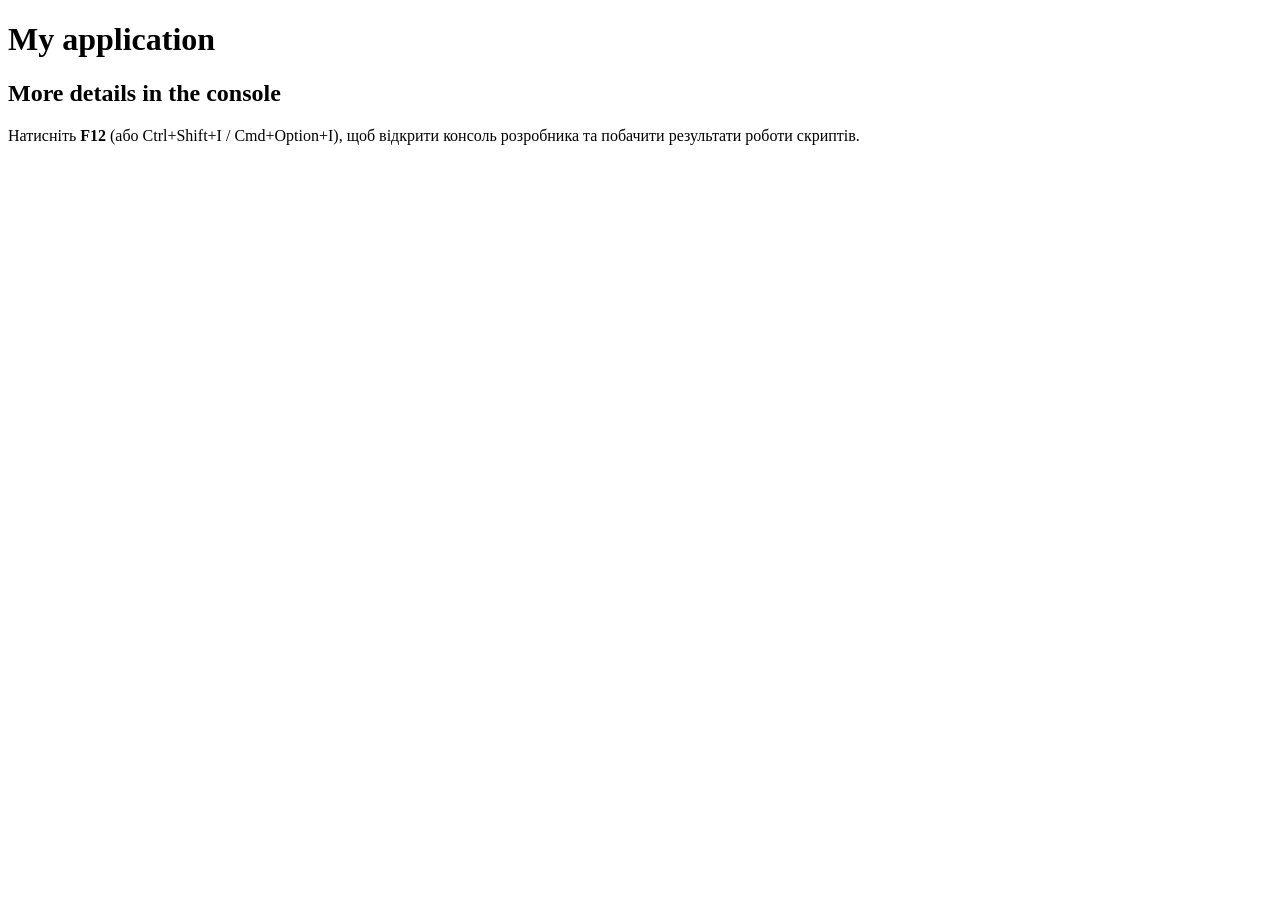
<file: Lab3JS/index.html>
<!DOCTYPE html>
<html lang="uk">
<head>
    <meta charset="utf-8">
    <title>My application - Lab 3</title>
</head>
<body>
    <h1>My application</h1>
    <h2>More details in the console</h2>
    <p>Натисніть <strong>F12</strong> (або Ctrl+Shift+I / Cmd+Option+I), щоб відкрити консоль розробника та побачити результати роботи скриптів.</p>

    <script src="SpeakHello.js"></script>
    <script src="SpeakGoodBye.js"></script>
    <script src="script.js"></script>
</body>
</html>
</file>
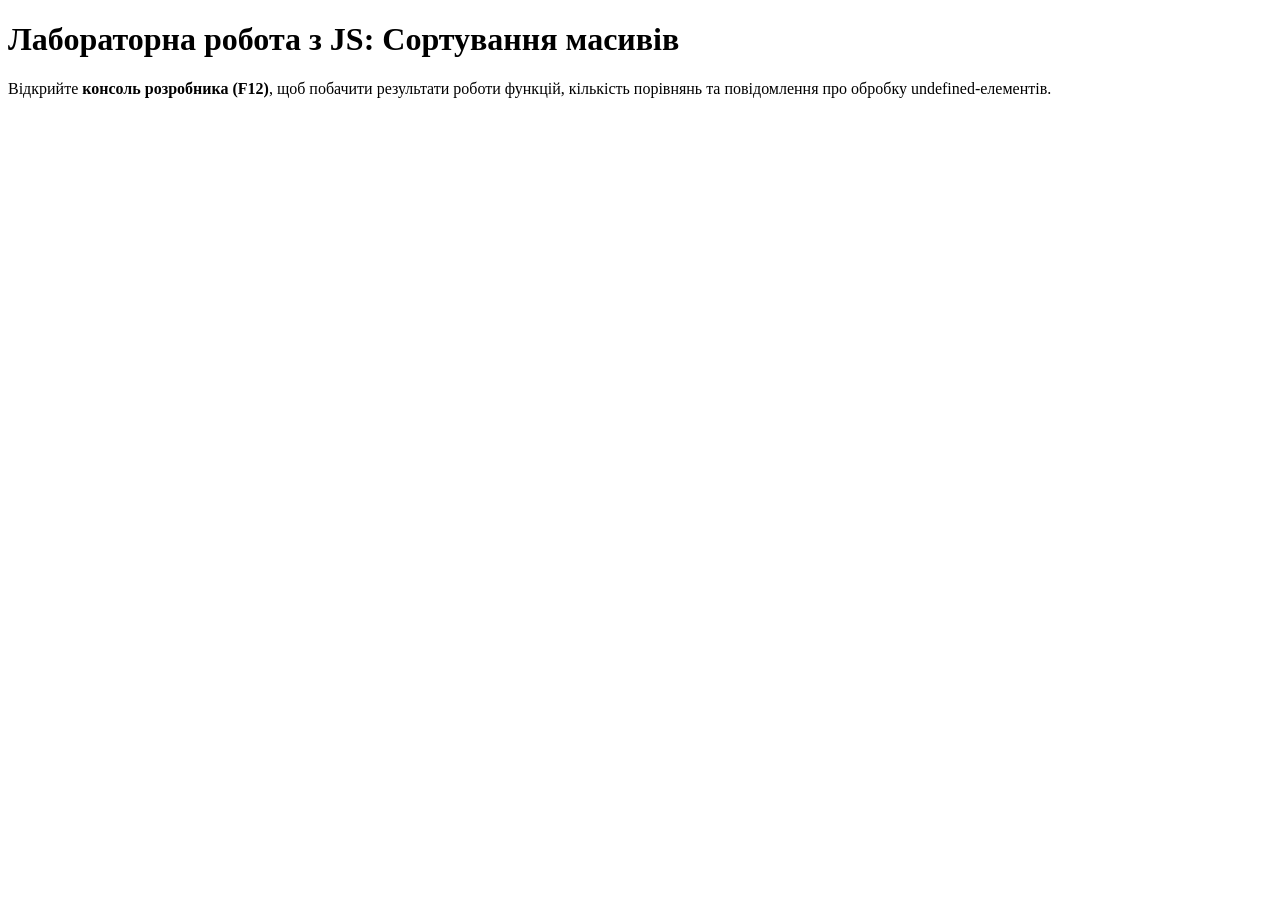
<file: Lab4JS/index.html>
<!DOCTYPE html>
<html lang="uk">
<head>
    <meta charset="UTF-8">
    <meta name="viewport" content="width=device-width, initial-scale=1.0">
    <title>Лабораторна робота: JS Сортування</title>
</head>
<body>
    <h1>Лабораторна робота з JS: Сортування масивів</h1>
    <p>Відкрийте <b>консоль розробника (F12)</b>, щоб побачити результати роботи функцій, кількість порівнянь та повідомлення про обробку undefined-елементів.</p>

    <script src="sortLib.js"></script>
    <script src="main.js"></script>
</body>
</html>
</file>
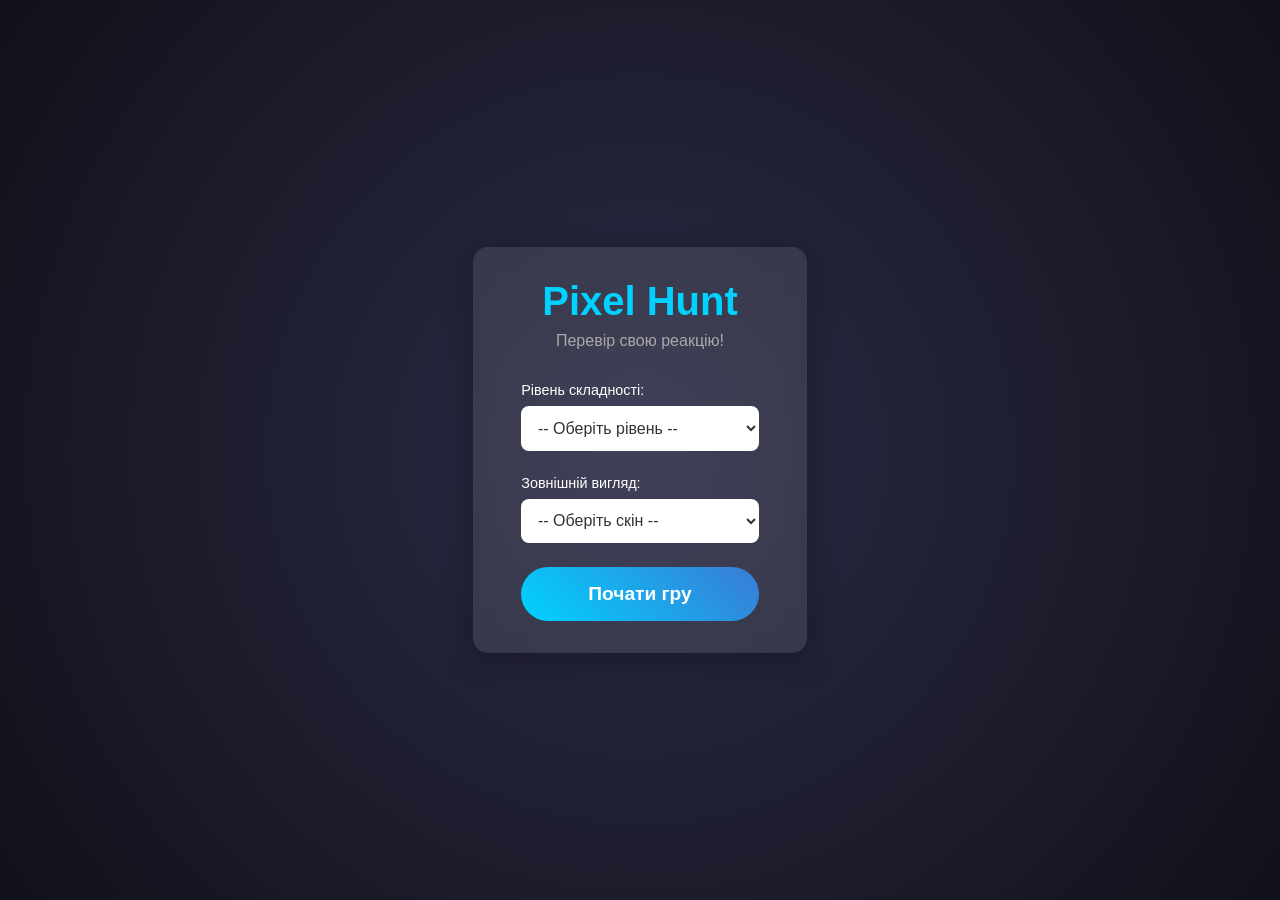
<file: Lab5JS/index.html>
<!DOCTYPE html>
<html lang="uk">
<head>
    <meta charset="UTF-8">
    <meta name="viewport" content="width=device-width, initial-scale=1.0">
    <title>Pixel Hunt</title>
    <link rel="stylesheet" href="style.css">
</head>
<body>
    <div id="start-menu" class="menu-container">
        <h1>Pixel Hunt</h1>
        <p class="subtitle">Перевір свою реакцію!</p>
        
        <div class="form-group">
            <label for="difficulty">Рівень складності:</label>
            <select id="difficulty">
                <option value="">-- Оберіть рівень --</option>
                <option value="easy">Легкий (Великий, 3 сек)</option>
                <option value="normal">Середній (Менший, 2 сек)</option>
                <option value="hard">Складний (Малий, 1 сек)</option>
            </select>
        </div>

        <div class="form-group">
            <label for="skin">Зовнішній вигляд:</label>
            <select id="skin">
                <option value="">-- Оберіть скін --</option>
                <option value="red-dot">🔴 Червона крапка</option>
                <option value="alien">👽 Прибулець</option>
                <option value="target">🎯 Мішень</option>
            </select>
        </div>

        <div id="error-message" class="hidden">Будь ласка, оберіть рівень та скін!</div>
        
        <button id="btn-start">Почати гру</button>
    </div>

    <div id="game-ui" class="hidden">
        <div class="stats">
            <div>Рахунок: <span id="score-display">0</span></div>
            <div>Час: <span id="time-display">0.0</span> с</div>
        </div>
    </div>

    <div id="game-over-menu" class="menu-container hidden">
        <h2>Гра закінчена!</h2>
        <p>Ваш фінальний рахунок: <span id="final-score">0</span></p>
        <button id="btn-restart">Грати знову</button>
    </div>

    <div id="target" class="hidden"></div>

    <script src="script.js"></script>
</body>
</html>
</file>
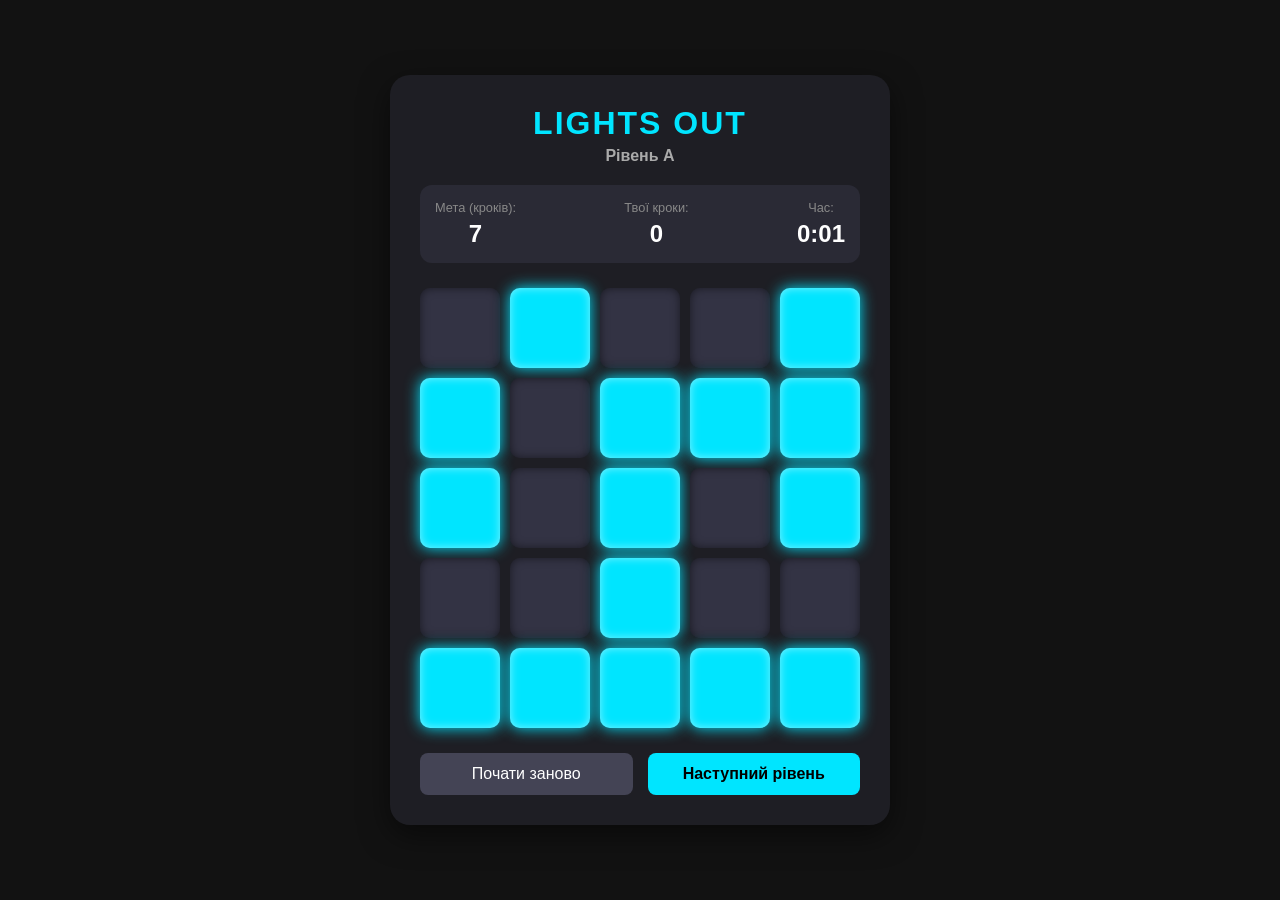
<file: Lab6JS/index.html>
<!DOCTYPE html>
<html lang="uk">
<head>
    <meta charset="utf-8">
    <meta name="viewport" content="width=device-width, initial-scale=1.0">
    <title>Lab 6 - Lights Out</title>
    <link rel="stylesheet" href="main.css">
</head>
<body>
    <div class="game-wrapper">
        <header>
            <h1>Lights Out</h1>
            <h2 id="level-name">Завантаження...</h2>
        </header>

        <div class="stats-panel">
            <div class="stat-box">
                <span class="label">Мета (кроків):</span>
                <span class="value" id="target-moves">0</span>
            </div>
            <div class="stat-box">
                <span class="label">Твої кроки:</span>
                <span class="value" id="current-moves">0</span>
            </div>
            <div class="stat-box">
                <span class="label">Час:</span>
                <span class="value" id="timer">0:00</span>
            </div>
        </div>

        <div id="board" class="board"></div>

        <div class="controls">
            <button id="btn-restart" class="btn">Почати заново</button>
            <button id="btn-next-level" class="btn btn-primary">Наступний рівень</button>
        </div>
    </div>

    <div id="win-modal" class="modal hidden">
        <div class="modal-content">
            <h2>Рівень пройдено! 🎉</h2>
            <p>Ти впорався за <span id="win-moves">0</span> кроків.</p>
            <button id="btn-modal-next" class="btn btn-primary">Далі</button>
        </div>
    </div>

    <script src="main.js"></script>
</body>
</html>
</file>
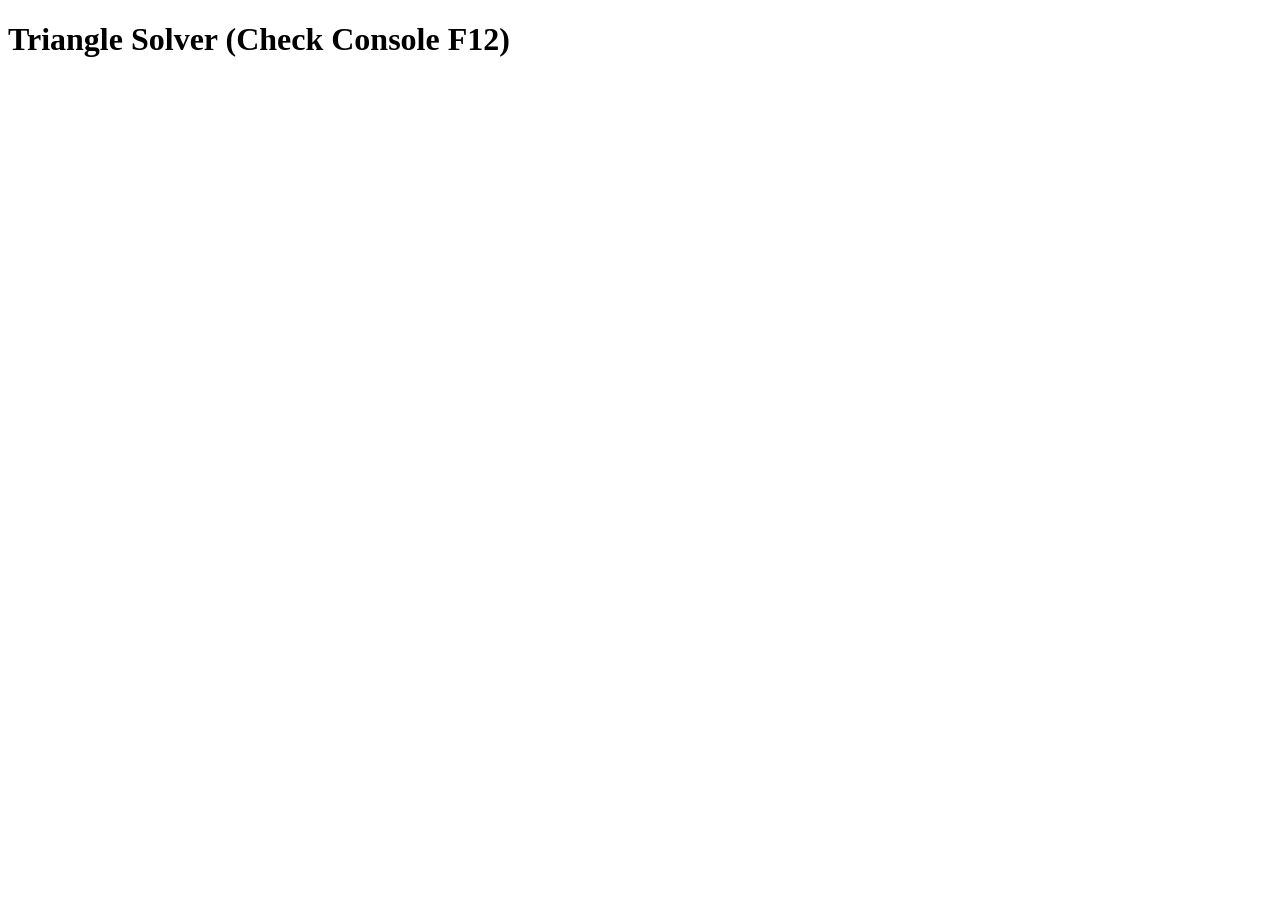
<file: Lab_1/index.html>
<!DOCTYPE html>
<html lang="uk">
<head>
    <meta charset="UTF-8">
    <title>Triangle Solver</title>
</head>
<body>

    <h1>Triangle Solver (Check Console F12)</h1>

    <script src="script.js"></script>

</body>
</html>
</file>
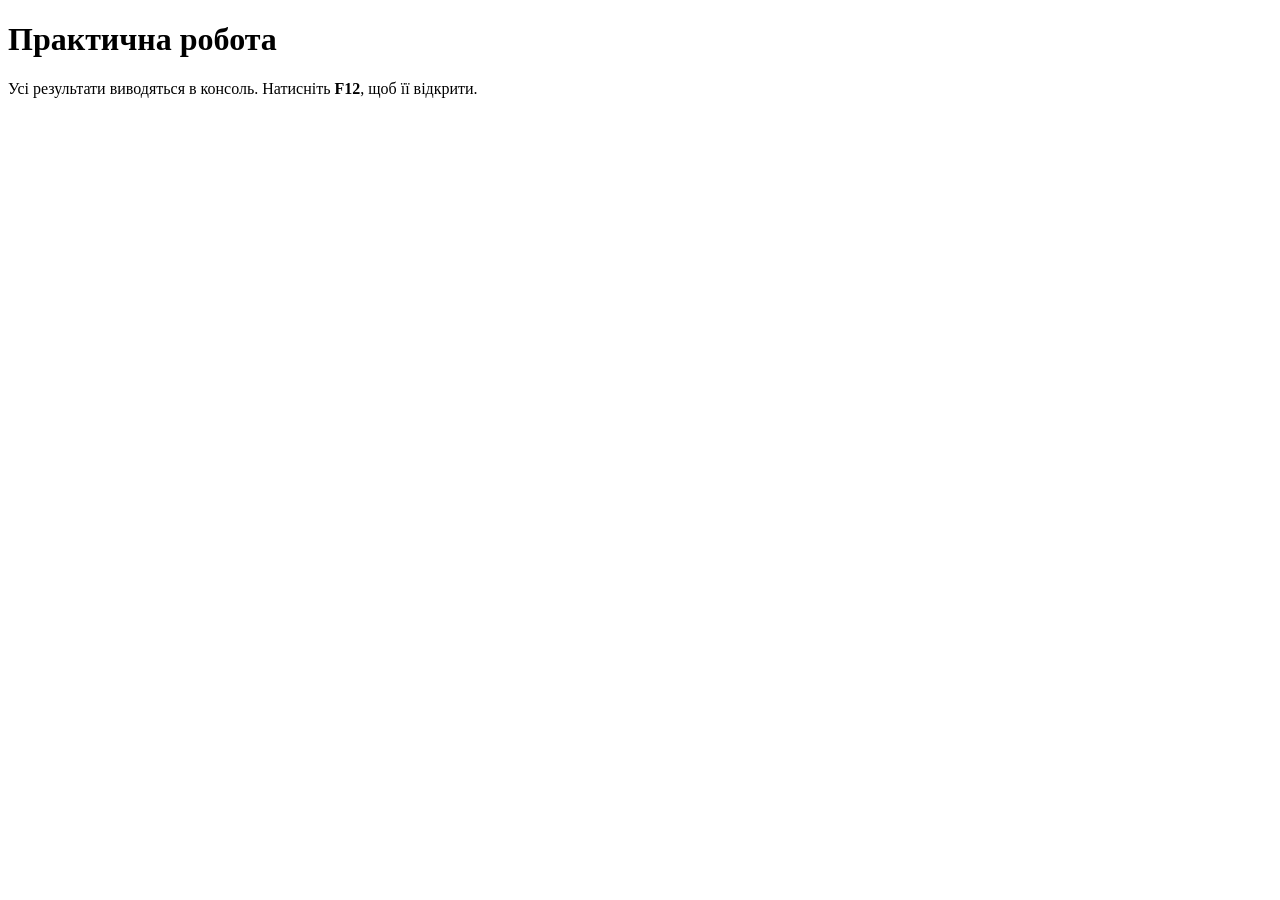
<file: Lab_2/index.html>
<!DOCTYPE html>
<html lang="uk">
<head>
    <meta charset="UTF-8">
    <title>Практична робота JS</title>
</head>
<body>
    <h1>Практична робота</h1>
    <p>Усі результати виводяться в консоль. Натисніть <b>F12</b>, щоб її відкрити.</p>
    
    <script src="script.js"></script>
</body>
</html>
</file>
<file: Lab5JS/style.css>
* {
    box-sizing: border-box;
    margin: 0;
    padding: 0;
    font-family: 'Segoe UI', Tahoma, Geneva, Verdana, sans-serif;
}

body {
    background: radial-gradient(circle, #2b2b46, #11111a);
    color: white;
    height: 100vh;
    overflow: hidden; 
    display: flex;
    justify-content: center;
    align-items: center;
    position: relative;
}

.hidden {
    display: none !important;
}

.menu-container {
    background: rgba(255, 255, 255, 0.1);
    backdrop-filter: blur(10px);
    padding: 2rem 3rem;
    border-radius: 15px;
    text-align: center;
    box-shadow: 0 8px 32px rgba(0, 0, 0, 0.3);
    z-index: 10;
}

h1 { margin-bottom: 0.5rem; font-size: 2.5rem; color: #00d2ff; }
h2 { margin-bottom: 1rem; color: #ff4b4b; }
.subtitle { margin-bottom: 2rem; color: #aaa; }

.form-group {
    margin-bottom: 1.5rem;
    text-align: left;
}

label { display: block; margin-bottom: 0.5rem; font-size: 0.9rem;}
select {
    width: 100%; padding: 0.8rem;
    border-radius: 8px; border: none;
    background: #fff; color: #333;
    font-size: 1rem; cursor: pointer;
}

button {
    background: linear-gradient(45deg, #00d2ff, #3a7bd5);
    border: none; color: white;
    padding: 1rem 2rem; font-size: 1.2rem;
    border-radius: 30px; cursor: pointer;
    transition: transform 0.2s, box-shadow 0.2s;
    width: 100%; font-weight: bold;
}
button:hover {
    transform: scale(1.05);
    box-shadow: 0 0 15px rgba(0, 210, 255, 0.5);
}

#error-message { color: #ff4b4b; margin-bottom: 1rem; font-size: 0.9rem; }

#game-ui {
    position: absolute; top: 0; left: 0;
    width: 100%; padding: 1.5rem;
    display: flex; justify-content: space-between;
    font-size: 1.5rem; font-weight: bold;
    pointer-events: none; 
    z-index: 5;
}

#target {
    position: absolute;
    display: flex; justify-content: center; align-items: center;
    cursor: crosshair;
    user-select: none;
    font-size: 1.5rem;
    border-radius: 50%;
    transition: transform 0.1s;
}
#target:active { transform: scale(0.8); } 

.skin-red-dot { background-color: red; box-shadow: 0 0 15px red; }
.skin-alien::after { content: '👽'; font-size: 200%; }
.skin-target::after { content: '🎯'; font-size: 200%; }
</file>
<file: Lab6JS/main.css>
* {
    box-sizing: border-box;
    margin: 0;
    padding: 0;
    font-family: 'Segoe UI', Tahoma, Geneva, Verdana, sans-serif;
}

body {
    background-color: #121212;
    color: #ffffff;
    display: flex;
    justify-content: center;
    align-items: center;
    min-height: 100vh;
}

.game-wrapper {
    background: #1e1e24;
    padding: 30px;
    border-radius: 20px;
    box-shadow: 0 10px 30px rgba(0, 0, 0, 0.5);
    max-width: 500px;
    width: 100%;
}

header {
    text-align: center;
    margin-bottom: 20px;
}

header h1 {
    color: #00e5ff;
    text-transform: uppercase;
    letter-spacing: 2px;
}

header h2 {
    font-size: 1rem;
    color: #aaaaaa;
    margin-top: 5px;
}

.stats-panel {
    display: flex;
    justify-content: space-between;
    background: #2a2a35;
    padding: 15px;
    border-radius: 12px;
    margin-bottom: 25px;
}

.stat-box {
    text-align: center;
}

.stat-box .label {
    display: block;
    font-size: 0.8rem;
    color: #888;
    margin-bottom: 5px;
}

.stat-box .value {
    font-size: 1.5rem;
    font-weight: bold;
    color: #fff;
}

/* Ігрове поле */
.board {
    display: grid;
    grid-template-columns: repeat(5, 1fr);
    gap: 10px;
    margin-bottom: 25px;
}

.cell {
    aspect-ratio: 1 / 1;
    border: none;
    border-radius: 10px;
    background-color: #333344;
    cursor: pointer;
    transition: all 0.3s ease;
    box-shadow: inset 0 0 10px rgba(0,0,0,0.5);
}

.cell:hover {
    filter: brightness(1.2);
}

/* Стан УВІМКНЕНОГО світла */
.cell.active {
    background-color: #00e5ff;
    box-shadow: 0 0 15px #00e5ff, inset 0 0 10px rgba(255,255,255,0.5);
}

.controls {
    display: flex;
    gap: 15px;
}

.btn {
    flex: 1;
    padding: 12px;
    border: none;
    border-radius: 8px;
    background: #444455;
    color: white;
    font-size: 1rem;
    cursor: pointer;
    transition: background 0.2s;
}

.btn:hover { background: #555566; }

.btn-primary {
    background: #00e5ff;
    color: #000;
    font-weight: bold;
}

.btn-primary:hover { background: #00c4dd; }

/* Модальне вікно */
.modal {
    position: fixed;
    top: 0; left: 0; width: 100%; height: 100%;
    background: rgba(0, 0, 0, 0.8);
    display: flex;
    justify-content: center;
    align-items: center;
    z-index: 100;
}

.modal.hidden { display: none; }

.modal-content {
    background: #1e1e24;
    padding: 40px;
    border-radius: 15px;
    text-align: center;
    box-shadow: 0 0 20px #00e5ff;
}

.modal-content h2 { margin-bottom: 10px; color: #00e5ff; }
.modal-content p { margin-bottom: 20px; font-size: 1.2rem; }
</file>
